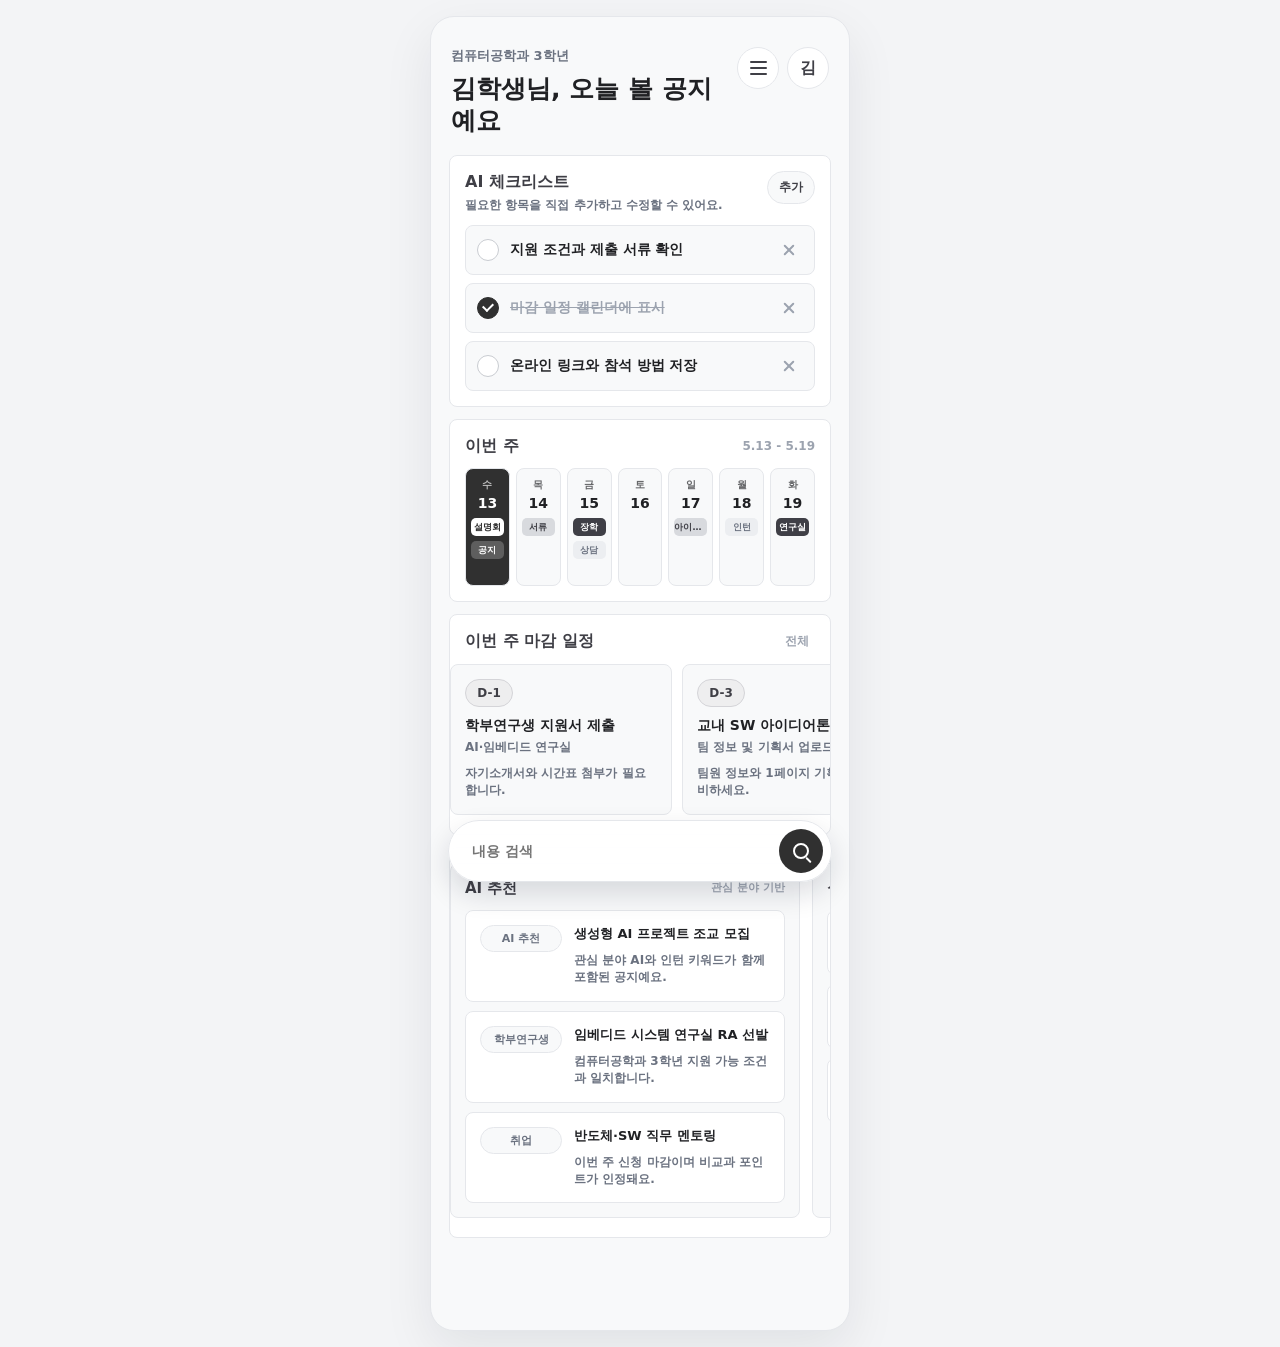
<file: 0513 아이디어톤/index.html>
<!doctype html>
<html lang="ko">
  <head>
    <meta charset="UTF-8" />
    <meta name="viewport" content="width=device-width, initial-scale=1.0" />
    <title>AI 캠퍼스 공지 내비게이터</title>
    <link rel="stylesheet" href="./styles.css" />
  </head>
  <body>
    <main class="app-shell" aria-label="AI 캠퍼스 공지 내비게이터">
      <section class="app-screen">
        <header class="top-bar">
          <div>
            <p class="eyebrow">컴퓨터공학과 3학년</p>
            <h1>김학생님, 오늘 볼 공지예요</h1>
          </div>
          <div class="top-actions">
            <button
              class="menu-button"
              type="button"
              aria-label="메뉴 열기"
              aria-controls="mainMenu"
              aria-expanded="false"
            >
              <span></span>
              <span></span>
              <span></span>
            </button>
            <button class="profile-button" type="button" aria-label="프로필">
              김
            </button>
          </div>
        </header>

        <nav class="menu-panel" id="mainMenu" aria-label="주요 메뉴" aria-hidden="true">
          <details class="menu-group" open>
            <summary>전체 공지</summary>
            <ul>
              <li><a href="#">전체 공지</a></li>
              <li><a href="#">학과 공지</a></li>
              <li><a href="#">장학금</a></li>
              <li><a href="#">비교과 프로그램</a></li>
              <li><a href="#">취업/인턴</a></li>
              <li><a href="#">졸업/학사</a></li>
            </ul>
          </details>
          <details class="menu-group">
            <summary>내 일정 관리</summary>
            <ul>
              <li><a href="#">전체 일정</a></li>
              <li><a href="#">이번 주 마감</a></li>
              <li><a href="#">오늘 할 일</a></li>
              <li><a href="#">신청 예정</a></li>
              <li><a href="#">신청 완료</a></li>
            </ul>
          </details>
          <details class="menu-group">
            <summary>AI 기능</summary>
            <ul>
              <li><a href="#">나에게 맞는 추천</a></li>
              <li><a href="#">관심 분야 설정</a></li>
              <li><a href="#">놓친 공지 확인</a></li>
            </ul>
          </details>
          <details class="menu-group">
            <summary>관심/저장 관리</summary>
            <ul>
              <li><a href="#">저장된 공지</a></li>
              <li><a href="#">도전 공지</a></li>
              <li><a href="#">최근 본 공지</a></li>
              <li><a href="#">중요 표시된 공지</a></li>
            </ul>
          </details>
          <details class="menu-group">
            <summary>학교 서비스</summary>
            <ul>
              <li><a href="#">학교 홈페이지 바로가기</a></li>
              <li><a href="#">LMS 바로가기</a></li>
              <li><a href="#">취업지원센터</a></li>
              <li><a href="#">장학팀</a></li>
              <li><a href="#">비교과센터</a></li>
              <li><a href="#">문의하기</a></li>
            </ul>
          </details>
        </nav>

        <section class="checklist-card" aria-labelledby="checklistTitle">
          <div class="section-head">
            <div>
              <h2 id="checklistTitle">AI 체크리스트</h2>
              <p>필요한 항목을 직접 추가하고 수정할 수 있어요.</p>
            </div>
            <button class="add-check-button" id="addCheckButton" type="button">추가</button>
          </div>
          <div class="checklist" id="checklist"></div>
        </section>

        <section class="section-block" aria-labelledby="calendarTitle">
          <div class="section-head">
            <h2 id="calendarTitle">이번 주</h2>
            <span>5.13 - 5.19</span>
          </div>
          <div class="week-calendar" id="weekCalendar" aria-label="7일 주간 캘린더"></div>
        </section>

        <section class="section-block" aria-labelledby="deadlineTitle">
          <div class="section-head">
            <h2 id="deadlineTitle">이번 주 마감 일정</h2>
            <button type="button">전체</button>
          </div>
          <div class="deadline-list" id="deadlineList"></div>
        </section>

        <section class="section-block smart-stack-section" aria-label="AI 추천과 실시간 인기 공지">
          <div class="smart-stack" aria-label="AI 추천과 실시간 인기 공지">
            <article class="stack-panel" aria-labelledby="recommendTitle">
              <div class="stack-panel-head">
                <h3 id="recommendTitle">AI 추천</h3>
                <span>관심 분야 기반</span>
              </div>
              <div class="recommend-list" id="recommendList" aria-label="AI 추천 카드"></div>
            </article>
            <article class="stack-panel" aria-labelledby="popularTitle">
              <div class="stack-panel-head">
                <h3 id="popularTitle">실시간 인기 공지</h3>
                <span>지금 많이 보는 공지</span>
              </div>
              <div class="popular-list" id="popularList" aria-label="실시간 인기 공지"></div>
            </article>
          </div>
        </section>
      </section>

      <form class="bottom-search" aria-label="공지 내용 검색">
        <input type="search" placeholder="내용 검색" aria-label="검색어 입력" />
        <button type="submit" aria-label="검색">
          <span aria-hidden="true"></span>
        </button>
      </form>
    </main>

    <script src="./script.js"></script>
  </body>
</html>
</file>
<file: 0513 아이디어톤/styles.css>
:root {
  --page: #f3f4f6;
  --paper: #ffffff;
  --soft: #f8f9fa;
  --line: #e5e7eb;
  --ink: #202124;
  --muted: #6b7280;
  --light: #9ca3af;
  --dark: #3f3f46;
  --shadow: 0 18px 50px rgba(17, 24, 39, 0.08);
}

* {
  box-sizing: border-box;
}

html {
  background: var(--page);
}

body {
  margin: 0;
  min-width: 320px;
  color: var(--ink);
  background: var(--page);
  font-family:
    ui-sans-serif,
    system-ui,
    -apple-system,
    BlinkMacSystemFont,
    "Segoe UI",
    sans-serif;
}

button {
  border: 0;
  font: inherit;
  cursor: default;
}

h1,
h2,
p {
  margin: 0;
}

.app-shell {
  position: relative;
  width: min(420px, 100%);
  min-height: 100vh;
  margin: 0 auto;
  background: var(--soft);
  box-shadow: var(--shadow);
}

.app-screen {
  position: relative;
  min-height: 100vh;
  padding: 22px 18px 92px;
}

.top-bar {
  display: flex;
  align-items: flex-start;
  justify-content: space-between;
  gap: 18px;
  padding: 8px 2px 18px;
}

.eyebrow {
  margin-bottom: 8px;
  color: var(--muted);
  font-size: 13px;
  font-weight: 700;
}

h1 {
  max-width: 270px;
  font-size: 25px;
  line-height: 1.28;
  letter-spacing: 0;
}

h2 {
  color: var(--dark);
  font-size: 16px;
  line-height: 1.35;
  letter-spacing: 0;
}

a {
  color: inherit;
  text-decoration: none;
}

.profile-button {
  display: grid;
  flex: 0 0 auto;
  width: 42px;
  height: 42px;
  place-items: center;
  border: 1px solid var(--line);
  border-radius: 50%;
  background: var(--paper);
  color: var(--dark);
  font-weight: 800;
}

.section-block,
.checklist-card {
  border: 1px solid var(--line);
  border-radius: 8px;
  background: var(--paper);
}

.section-block,
.checklist-card {
  margin-top: 12px;
  padding: 15px;
}

.section-head {
  display: flex;
  align-items: center;
  justify-content: space-between;
  gap: 12px;
  margin-bottom: 12px;
}

.section-head span,
.section-head button {
  flex: 0 0 auto;
  color: var(--light);
  background: transparent;
  font-size: 12px;
  font-weight: 750;
}

.top-actions {
  display: flex;
  flex: 0 0 auto;
  align-items: center;
  gap: 8px;
}

.menu-button {
  display: flex;
  position: relative;
  z-index: 11;
  width: 42px;
  height: 42px;
  flex-direction: column;
  gap: 4px;
  align-items: center;
  justify-content: center;
  border: 1px solid var(--line);
  border-radius: 50%;
  background: var(--paper);
}

.menu-button span {
  display: block;
  width: 17px;
  height: 2px;
  border-radius: 99px;
  background: var(--dark);
  transition:
    opacity 160ms ease,
    transform 160ms ease;
}

.menu-button.is-open span:nth-child(1) {
  transform: translateY(6px) rotate(45deg);
}

.menu-button.is-open span:nth-child(2) {
  opacity: 0;
}

.menu-button.is-open span:nth-child(3) {
  transform: translateY(-6px) rotate(-45deg);
}

.menu-panel {
  position: absolute;
  top: 74px;
  right: 18px;
  z-index: 10;
  display: grid;
  gap: 8px;
  width: min(330px, calc(100% - 36px));
  max-height: min(70vh, 620px);
  overflow-y: auto;
  padding: 10px;
  border: 1px solid var(--line);
  border-radius: 8px;
  background: rgba(255, 255, 255, 0.98);
  box-shadow: 0 18px 42px rgba(17, 24, 39, 0.16);
  opacity: 0;
  pointer-events: none;
  transform: translateY(-8px);
  visibility: hidden;
  transition:
    opacity 160ms ease,
    transform 160ms ease,
    visibility 160ms ease;
}

.menu-panel.is-open {
  opacity: 1;
  pointer-events: auto;
  transform: translateY(0);
  visibility: visible;
}

.menu-group {
  overflow: hidden;
  border: 1px solid var(--line);
  border-radius: 8px;
  background: var(--paper);
}

.menu-group summary {
  position: relative;
  display: flex;
  min-height: 48px;
  align-items: center;
  padding: 0 42px 0 15px;
  color: var(--dark);
  font-size: 14px;
  font-weight: 800;
  list-style: none;
}

.menu-group summary::-webkit-details-marker {
  display: none;
}

.menu-group summary::before,
.menu-group summary::after {
  position: absolute;
  top: 23px;
  right: 17px;
  width: 12px;
  height: 2px;
  border-radius: 99px;
  background: var(--dark);
  content: "";
}

.menu-group summary::after {
  transform: rotate(90deg);
  transition: transform 160ms ease;
}

.menu-group[open] summary {
  border-bottom: 1px solid var(--line);
  background: var(--soft);
}

.menu-group[open] summary::after {
  transform: rotate(0deg);
}

.menu-group ul {
  display: grid;
  gap: 2px;
  margin: 0;
  padding: 8px;
  list-style: none;
}

.menu-group a {
  display: block;
  min-height: 36px;
  padding: 9px 10px 8px;
  border-radius: 7px;
  color: var(--muted);
  font-size: 13px;
  font-weight: 700;
  line-height: 1.35;
}

.menu-group a:hover,
.menu-group a:focus-visible {
  background: var(--soft);
  color: var(--ink);
  outline: 0;
}

.checklist-card {
  margin-top: 0;
}

.checklist-card .section-head {
  align-items: flex-start;
}

.checklist-card .section-head p {
  margin-top: 4px;
  color: var(--muted);
  font-size: 12px;
  font-weight: 650;
  line-height: 1.35;
}

.add-check-button {
  min-width: 48px;
  padding: 7px 10px;
  border: 1px solid var(--line);
  border-radius: 999px;
  background: var(--soft) !important;
  color: var(--dark) !important;
}

.checklist {
  display: grid;
  gap: 8px;
}

.check-row {
  display: grid;
  grid-template-columns: 22px minmax(0, 1fr) 28px;
  gap: 9px;
  align-items: center;
  padding: 10px 11px;
  border: 1px solid var(--line);
  border-radius: 8px;
  background: var(--soft);
}

.check-row input[type="checkbox"] {
  position: absolute;
  opacity: 0;
  pointer-events: none;
}

.check-row span {
  display: grid;
  width: 22px;
  height: 22px;
  place-items: center;
  border: 1px solid #c9ccd1;
  border-radius: 50%;
  background: var(--paper);
}

.check-row input[type="checkbox"]:checked + span {
  border-color: #303030;
  background: #303030;
}

.check-row input[type="checkbox"]:checked + span::after {
  width: 8px;
  height: 5px;
  border-bottom: 2px solid #ffffff;
  border-left: 2px solid #ffffff;
  content: "";
  transform: rotate(-45deg) translate(1px, -1px);
}

.check-row input[type="text"] {
  min-width: 0;
  border: 0;
  outline: 0;
  background: transparent;
  color: var(--ink);
  font: inherit;
  font-size: 14px;
  font-weight: 700;
}

.check-row input[type="checkbox"]:checked ~ input[type="text"] {
  color: var(--light);
  text-decoration: line-through;
}

.delete-check-button {
  position: relative;
  width: 28px;
  height: 28px;
  border-radius: 50%;
  background: transparent;
}

.delete-check-button::before,
.delete-check-button::after {
  position: absolute;
  top: 13px;
  left: 7px;
  width: 14px;
  height: 2px;
  border-radius: 99px;
  background: var(--light);
  content: "";
}

.delete-check-button::before {
  transform: rotate(45deg);
}

.delete-check-button::after {
  transform: rotate(-45deg);
}

.week-calendar {
  display: grid;
  grid-template-columns: repeat(7, minmax(0, 1fr));
  gap: 6px;
}

.day-chip {
  display: grid;
  grid-template-rows: auto 1fr;
  gap: 8px;
  min-height: 118px;
  min-width: 0;
  padding: 9px 5px 6px;
  border: 1px solid var(--line);
  border-radius: 8px;
  background: var(--soft);
  text-align: center;
}

.day-chip.is-today {
  background: #303030;
  color: #ffffff;
}

.day-chip small,
.day-chip strong {
  display: block;
}

.day-chip small {
  margin-bottom: 4px;
  color: inherit;
  font-size: 10px;
  font-weight: 750;
  opacity: 0.68;
}

.day-chip strong {
  font-size: 14px;
  line-height: 1;
}

.schedule-bars {
  display: grid;
  align-content: start;
  gap: 5px;
  min-width: 0;
}

.schedule-bar,
.schedule-empty {
  display: block;
  overflow: hidden;
  min-height: 18px;
  border-radius: 5px;
  font-size: 9px;
  font-weight: 800;
  line-height: 18px;
  text-overflow: ellipsis;
  white-space: nowrap;
}

.schedule-bar.is-dark {
  background: #3f3f46;
  color: #ffffff;
}

.schedule-bar.is-mid {
  background: #d8dade;
  color: #3f3f46;
}

.schedule-bar.is-light {
  background: #eceef1;
  color: #6b7280;
}

.day-chip.is-today .schedule-bar.is-mid,
.day-chip.is-today .schedule-bar.is-light {
  background: rgba(255, 255, 255, 0.22);
  color: #ffffff;
}

.day-chip.is-today .schedule-bar.is-dark {
  background: #ffffff;
  color: #303030;
}

.schedule-empty {
  color: transparent;
}

.deadline-list {
  display: flex;
  gap: 10px;
  overflow-x: auto;
  margin: 0 -15px;
  padding: 0 15px 4px;
  scroll-snap-type: x mandatory;
  scrollbar-width: none;
}

.deadline-list::-webkit-scrollbar {
  display: none;
}

.deadline-row {
  display: flex;
  flex: 0 0 222px;
  min-height: 142px;
  flex-direction: column;
  align-items: flex-start;
  justify-content: space-between;
  padding: 14px;
  border: 1px solid var(--line);
  border-radius: 8px;
  background: var(--soft);
  scroll-snap-align: start;
}

.deadline-row strong {
  display: block;
  overflow: hidden;
  margin-bottom: 4px;
  color: var(--ink);
  font-size: 14px;
  line-height: 1.35;
  text-overflow: ellipsis;
  white-space: nowrap;
}

.deadline-row strong {
  display: -webkit-box;
  overflow: hidden;
  white-space: normal;
  -webkit-box-orient: vertical;
  -webkit-line-clamp: 2;
}

.deadline-row p {
  color: var(--muted);
  font-size: 12px;
  font-weight: 650;
  line-height: 1.35;
}

.deadline-row em {
  display: block;
  color: var(--muted);
  font-size: 12px;
  font-style: normal;
  font-weight: 650;
  line-height: 1.45;
}

.badge {
  min-width: 48px;
  padding: 6px 8px;
  border: 1px solid var(--line);
  border-radius: 999px;
  background: var(--paper);
  color: var(--dark);
  font-size: 12px;
  font-weight: 800;
  text-align: center;
}

.deadline-row .badge {
  border-color: #d4d4d8;
  background: #eeeeef;
}

.smart-stack-section {
  overflow: hidden;
}

.smart-stack {
  display: flex;
  gap: 12px;
  overflow-x: auto;
  margin: 0 -15px;
  padding: 0 15px 4px;
  scroll-snap-type: x mandatory;
  scrollbar-width: none;
}

.smart-stack::-webkit-scrollbar {
  display: none;
}

.stack-panel {
  flex: 0 0 100%;
  min-width: 0;
  padding: 14px;
  border: 1px solid var(--line);
  border-radius: 8px;
  background: var(--soft);
  scroll-snap-align: start;
}

.stack-panel-head {
  display: flex;
  align-items: center;
  justify-content: space-between;
  gap: 10px;
  margin-bottom: 12px;
}

.stack-panel-head h3 {
  margin: 0;
  color: var(--dark);
  font-size: 15px;
  line-height: 1.35;
  letter-spacing: 0;
}

.stack-panel-head span {
  flex: 0 0 auto;
  color: var(--light);
  font-size: 11px;
  font-weight: 800;
}

.recommend-list,
.popular-list {
  display: grid;
  gap: 9px;
}

.recommend-card {
  display: grid;
  grid-template-columns: 82px minmax(0, 1fr);
  column-gap: 12px;
  align-items: start;
  min-width: 0;
  min-height: 0;
  padding: 14px;
  border: 1px solid var(--line);
  border-radius: 8px;
  background: var(--paper);
}

.recommend-card .tag {
  display: inline-flex;
  justify-content: center;
  margin-bottom: 0;
  padding: 5px 8px;
  border: 1px solid var(--line);
  border-radius: 999px;
  background: var(--soft);
  color: var(--muted);
  font-size: 11px;
  font-weight: 800;
}

.recommend-card strong {
  display: -webkit-box;
  overflow: hidden;
  margin-bottom: 8px;
  color: var(--ink);
  font-size: 13px;
  line-height: 1.35;
  -webkit-box-orient: vertical;
  -webkit-line-clamp: 2;
}

.recommend-card p {
  grid-column: 2;
  color: var(--muted);
  font-size: 12px;
  font-weight: 650;
  line-height: 1.45;
}

.popular-card {
  display: grid;
  grid-template-columns: 34px minmax(0, 1fr);
  gap: 10px;
  align-items: center;
  padding: 12px;
  border: 1px solid var(--line);
  border-radius: 8px;
  background: var(--paper);
}

.rank {
  display: grid;
  width: 34px;
  height: 34px;
  place-items: center;
  border-radius: 50%;
  background: #303030;
  color: #ffffff;
  font-size: 13px;
  font-weight: 850;
}

.popular-card strong {
  display: block;
  overflow: hidden;
  margin-bottom: 4px;
  color: var(--ink);
  font-size: 14px;
  line-height: 1.35;
  text-overflow: ellipsis;
  white-space: nowrap;
}

.popular-card p {
  overflow: hidden;
  color: var(--muted);
  font-size: 12px;
  font-weight: 650;
  line-height: 1.35;
  text-overflow: ellipsis;
  white-space: nowrap;
}

.bottom-search {
  position: fixed;
  right: max(18px, calc((100vw - 420px) / 2 + 18px));
  bottom: 18px;
  left: max(18px, calc((100vw - 420px) / 2 + 18px));
  display: grid;
  grid-template-columns: minmax(0, 1fr) 44px;
  gap: 8px;
  align-items: center;
  padding: 8px;
  border: 1px solid var(--line);
  border-radius: 999px;
  background: rgba(255, 255, 255, 0.96);
  box-shadow: 0 12px 28px rgba(17, 24, 39, 0.14);
}

.bottom-search input {
  min-width: 0;
  height: 42px;
  border: 0;
  outline: 0;
  padding: 0 8px 0 15px;
  background: transparent;
  color: var(--ink);
  font: inherit;
  font-size: 14px;
  font-weight: 700;
}

.bottom-search button {
  display: grid;
  width: 44px;
  height: 44px;
  place-items: center;
  border-radius: 50%;
  background: #303030;
}

.bottom-search button span {
  position: relative;
  width: 16px;
  height: 16px;
  border: 2px solid #ffffff;
  border-radius: 50%;
}

.bottom-search button span::after {
  position: absolute;
  right: -5px;
  bottom: -4px;
  width: 7px;
  height: 2px;
  border-radius: 99px;
  background: #ffffff;
  content: "";
  transform: rotate(45deg);
}

@media (min-width: 421px) {
  .app-shell {
    min-height: calc(100vh - 32px);
    margin-block: 16px;
    border: 1px solid var(--line);
    border-radius: 24px;
    overflow: hidden;
  }
}

@media (max-width: 360px) {
  .app-screen {
    padding-inline: 14px;
  }

  h1 {
    font-size: 23px;
  }

  .top-bar {
    gap: 10px;
  }

  .recommend-card {
    grid-template-columns: 76px minmax(0, 1fr);
  }

  .stack-panel-head {
    align-items: flex-start;
    flex-direction: column;
    gap: 3px;
  }
}
</file>
